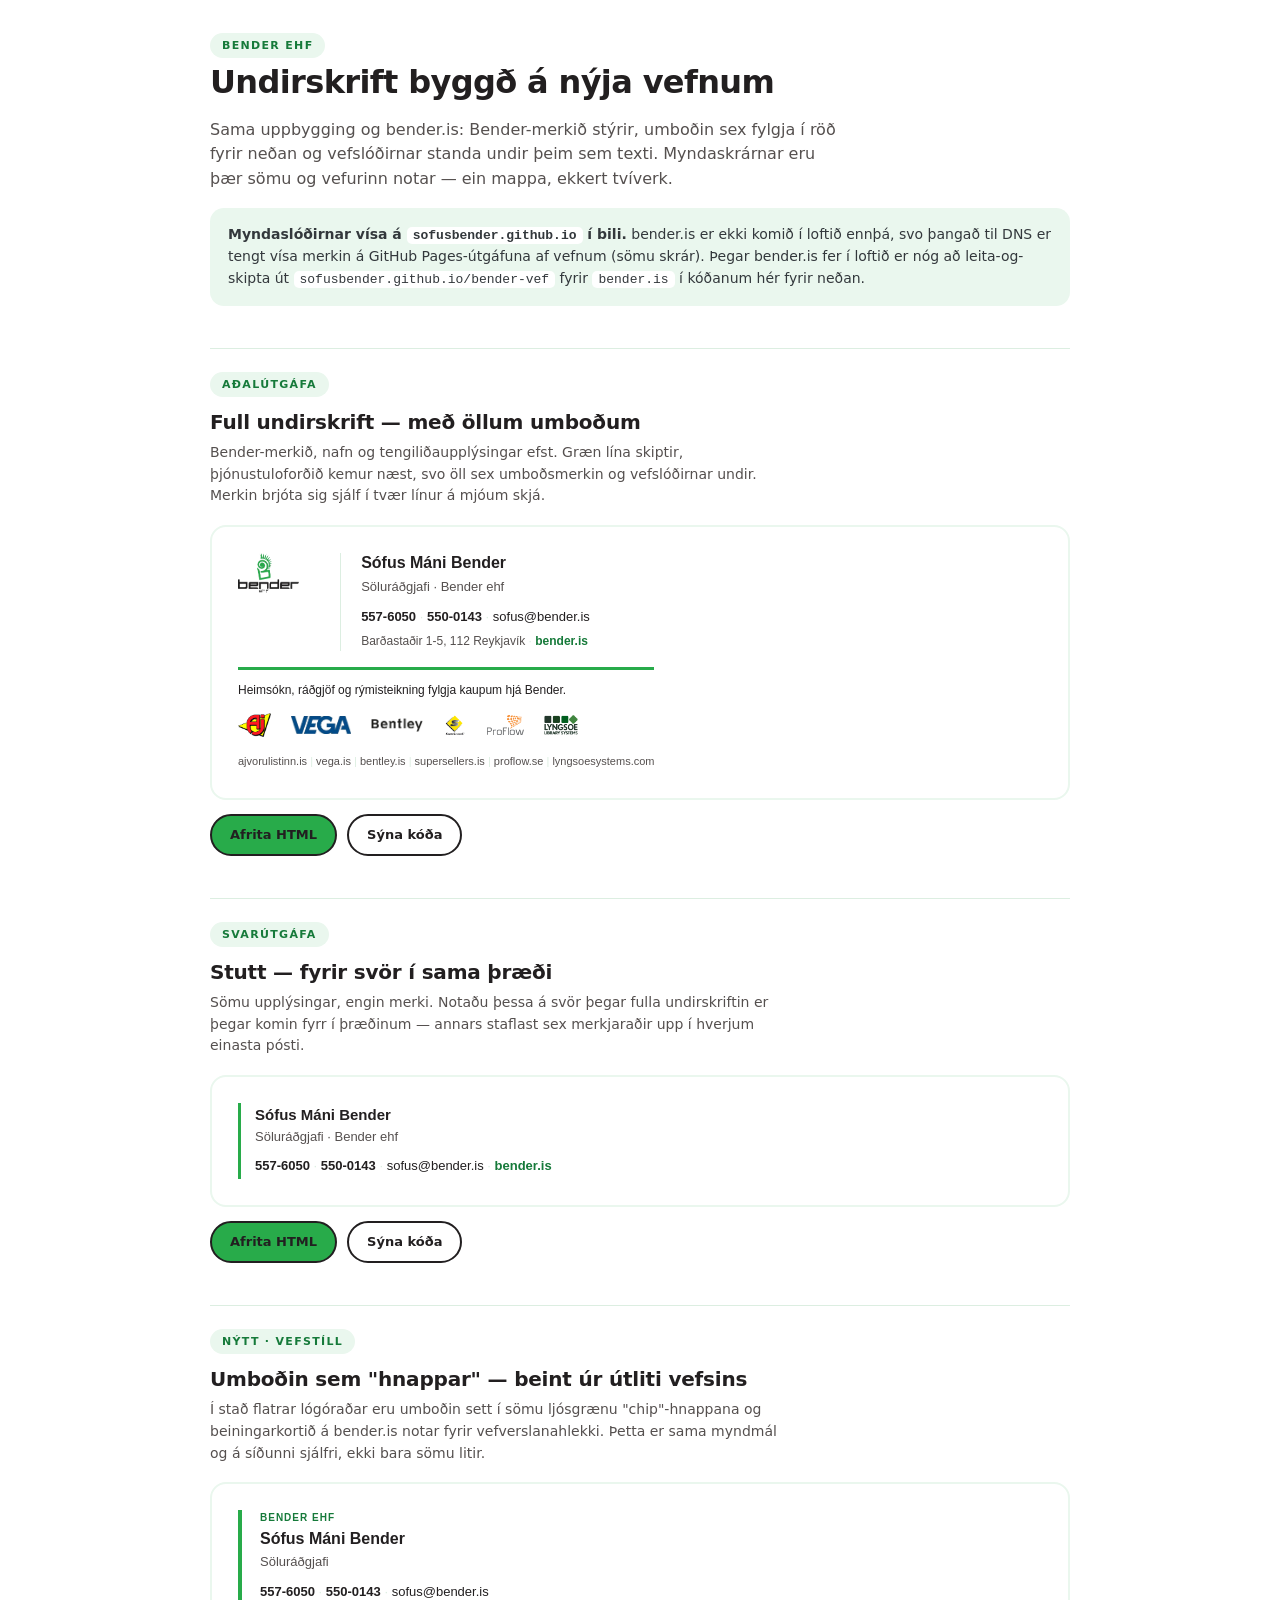
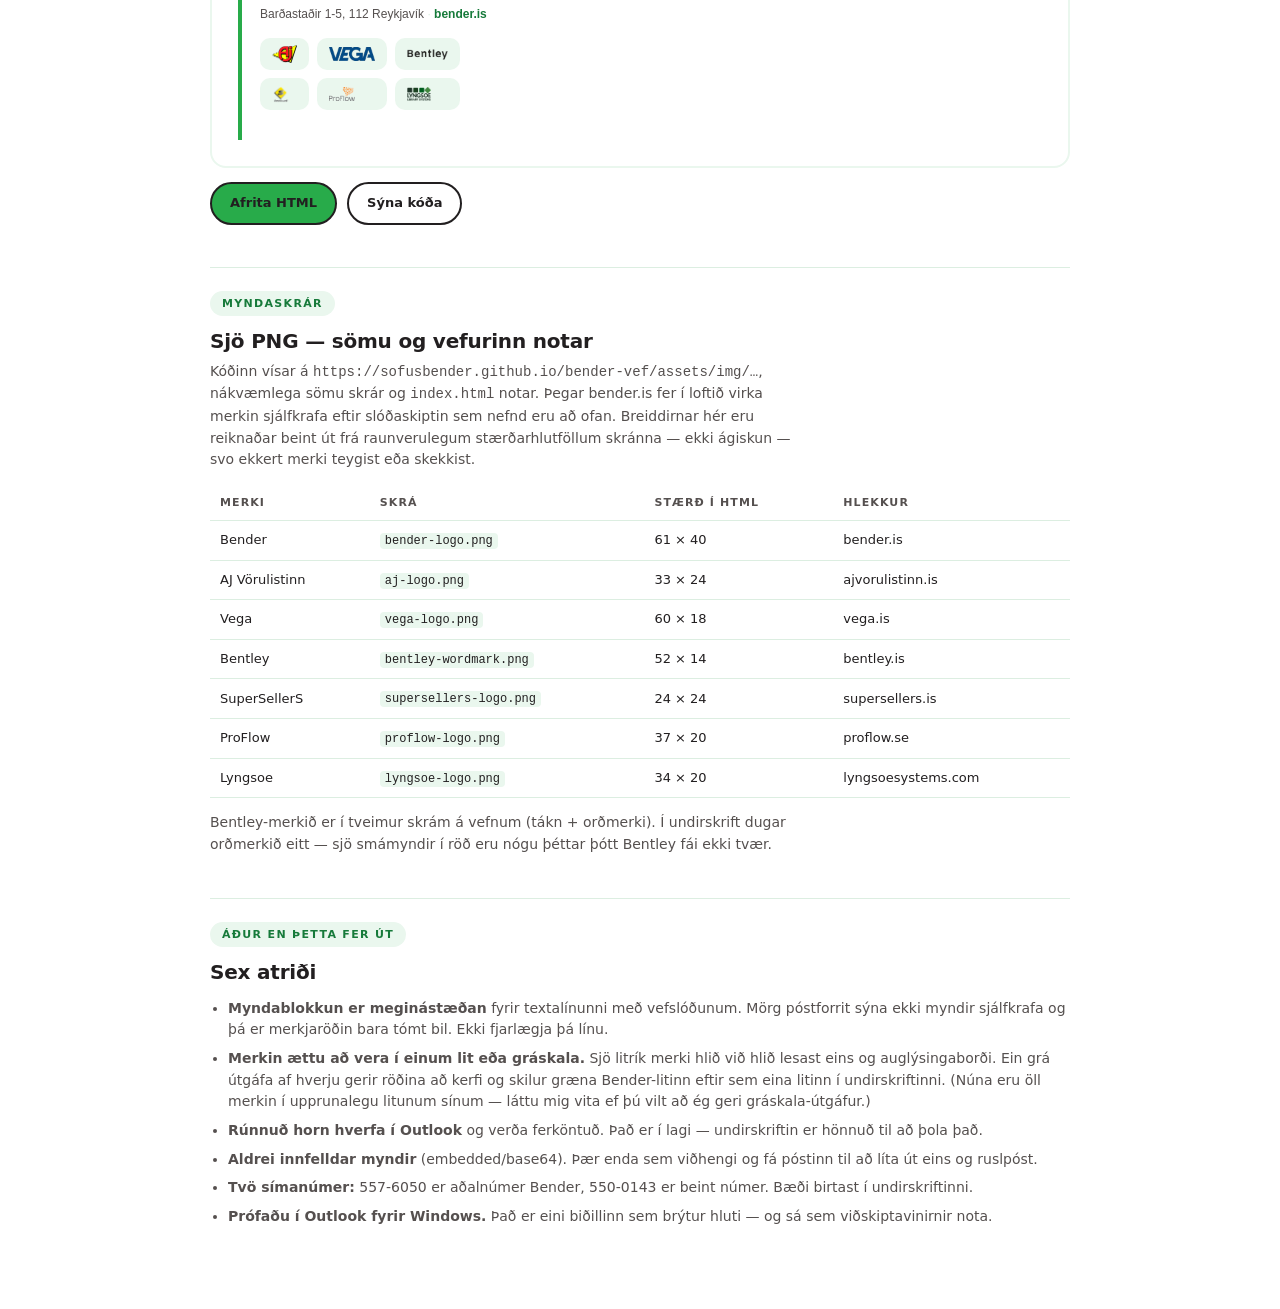
<file: netfangs-undirskrift/undirskrift-velja.html>
<!DOCTYPE html>
<html lang="is">
<head>
<meta charset="UTF-8">
<meta name="viewport" content="width=device-width, initial-scale=1">
<title>Bender ehf — undirskrift úr vefnum</title>
<style>
:root{
  --brand:#28AB4A; --brand-deep:#167A3A; --brand-light:#EAF7EE;
  --ink:#221F20; --ink-soft:#55504F; --rule:#DCEEE1;
}
*{box-sizing:border-box;margin:0;padding:0}
body{background:#fff;color:var(--ink);font-family:system-ui,-apple-system,"Segoe UI",sans-serif;line-height:1.55;padding:32px 18px 80px}
.wrap{max-width:860px;margin:0 auto}
h1{font-size:clamp(23px,4vw,32px);letter-spacing:-.02em;font-weight:800}
.sub{color:var(--ink-soft);margin-top:10px;max-width:62ch}
.tag{display:inline-block;font-size:11px;font-weight:700;letter-spacing:.12em;text-transform:uppercase;color:var(--brand-deep);background:var(--brand-light);border-radius:999px;padding:4px 12px}
section{margin-top:42px;border-top:1px solid var(--rule);padding-top:22px}
h2{font-size:20px;letter-spacing:-.01em;margin:10px 0 4px;font-weight:800}
.note{font-size:14px;color:var(--ink-soft);max-width:66ch}
.flag{background:var(--brand-light);border-radius:14px;padding:16px 18px;margin-top:16px;font-size:14px;color:#33383C}
.flag code{background:#fff;padding:1px 6px;border-radius:5px;font-size:13px}
.preview{background:#fff;border:2px solid var(--brand-light);border-radius:16px;padding:26px;margin-top:18px;overflow-x:auto}
.bar{display:flex;gap:10px;align-items:center;margin-top:14px;flex-wrap:wrap}
button{font:inherit;font-size:13px;font-weight:600;padding:9px 18px;border:2px solid var(--ink);border-radius:999px;background:var(--brand);color:var(--ink);cursor:pointer;transition:.15s}
button:hover{background:var(--ink);color:#fff}
button.ghost{background:transparent}
button.ghost:hover{background:var(--ink);color:#fff}
pre{display:none;background:var(--ink);color:#D7DBDE;padding:16px;border-radius:12px;overflow:auto;font-size:12px;line-height:1.5;margin-top:12px;max-height:380px}
pre.open{display:block}
.ok{font-size:13px;color:var(--brand-deep);font-weight:600}
ul{margin:10px 0 0 18px;font-size:14px;color:var(--ink-soft)}
li{margin-bottom:7px}
table.specs{border-collapse:collapse;margin-top:14px;font-size:13px;width:100%}
table.specs th,table.specs td{text-align:left;padding:9px 10px;border-bottom:1px solid var(--rule)}
table.specs th{font-size:11px;letter-spacing:.1em;text-transform:uppercase;color:var(--ink-soft);font-weight:700}
table.specs code{font-size:12px;background:var(--brand-light);padding:1px 5px;border-radius:4px}
:focus-visible{outline:3px solid var(--brand-deep);outline-offset:3px}
</style>
</head>
<body>
<div class="wrap">

<span class="tag">Bender ehf</span>
<h1>Undirskrift byggð á nýja vefnum</h1>
<p class="sub">Sama uppbygging og bender.is: Bender-merkið stýrir, umboðin sex fylgja í röð fyrir neðan og vefslóðirnar standa undir þeim sem texti. Myndaskrárnar eru þær sömu og vefurinn notar — ein mappa, ekkert tvíverk.</p>

<div class="flag">
  <strong>Myndaslóðirnar vísa á <code>sofusbender.github.io</code> í bili.</strong> bender.is er ekki komið í loftið ennþá, svo þangað til DNS er tengt vísa merkin á GitHub Pages-útgáfuna af vefnum (sömu skrár). Þegar bender.is fer í loftið er nóg að leita-og-skipta út <code>sofusbender.github.io/bender-vef</code> fyrir <code>bender.is</code> í kóðanum hér fyrir neðan.
</div>

<!-- ══════════ FULL ══════════ -->
<section>
  <span class="tag">Aðalútgáfa</span>
  <h2>Full undirskrift — með öllum umboðum</h2>
  <p class="note">Bender-merkið, nafn og tengiliðaupplýsingar efst. Græn lína skiptir, þjónustuloforðið kemur næst, svo öll sex umboðsmerkin og vefslóðirnar undir. Merkin brjóta sig sjálf í tvær línur á mjóum skjá.</p>
  <div class="preview" id="prev-full"></div>
  <div class="bar">
    <button data-copy="sig-full">Afrita HTML</button>
    <button class="ghost" data-toggle="code-full">Sýna kóða</button>
    <span class="ok" id="ok-full"></span>
  </div>
  <pre id="code-full"></pre>
</section>

<!-- ══════════ SVAR ══════════ -->
<section>
  <span class="tag">Svarútgáfa</span>
  <h2>Stutt — fyrir svör í sama þræði</h2>
  <p class="note">Sömu upplýsingar, engin merki. Notaðu þessa á svör þegar fulla undirskriftin er þegar komin fyrr í þræðinum — annars staflast sex merkjaraðir upp í hverjum einasta pósti.</p>
  <div class="preview" id="prev-stutt"></div>
  <div class="bar">
    <button data-copy="sig-stutt">Afrita HTML</button>
    <button class="ghost" data-toggle="code-stutt">Sýna kóða</button>
    <span class="ok" id="ok-stutt"></span>
  </div>
  <pre id="code-stutt"></pre>
</section>

<!-- ══════════ VEFSTÍLL ══════════ -->
<section>
  <span class="tag">Nýtt · Vefstíll</span>
  <h2>Umboðin sem "hnappar" — beint úr útliti vefsins</h2>
  <p class="note">Í stað flatrar lógóraðar eru umboðin sett í sömu ljósgrænu "chip"-hnappana og beiningarkortið á bender.is notar fyrir vefverslanahlekki. Þetta er sama myndmál og á síðunni sjálfri, ekki bara sömu litir.</p>
  <div class="preview" id="prev-web"></div>
  <div class="bar">
    <button data-copy="sig-web">Afrita HTML</button>
    <button class="ghost" data-toggle="code-web">Sýna kóða</button>
    <span class="ok" id="ok-web"></span>
  </div>
  <pre id="code-web"></pre>
</section>

<section>
  <span class="tag">Myndaskrár</span>
  <h2>Sjö PNG — sömu og vefurinn notar</h2>
  <p class="note">Kóðinn vísar á <code>https://sofusbender.github.io/bender-vef/assets/img/…</code>, nákvæmlega sömu skrár og <code>index.html</code> notar. Þegar bender.is fer í loftið virka merkin sjálfkrafa eftir slóðaskiptin sem nefnd eru að ofan. Breiddirnar hér eru reiknaðar beint út frá raunverulegum stærðarhlutföllum skránna — ekki ágiskun — svo ekkert merki teygist eða skekkist.</p>
  <table class="specs">
    <tr><th>Merki</th><th>Skrá</th><th>Stærð í HTML</th><th>Hlekkur</th></tr>
    <tr><td>Bender</td><td><code>bender-logo.png</code></td><td>61 × 40</td><td>bender.is</td></tr>
    <tr><td>AJ Vörulistinn</td><td><code>aj-logo.png</code></td><td>33 × 24</td><td>ajvorulistinn.is</td></tr>
    <tr><td>Vega</td><td><code>vega-logo.png</code></td><td>60 × 18</td><td>vega.is</td></tr>
    <tr><td>Bentley</td><td><code>bentley-wordmark.png</code></td><td>52 × 14</td><td>bentley.is</td></tr>
    <tr><td>SuperSellerS</td><td><code>supersellers-logo.png</code></td><td>24 × 24</td><td>supersellers.is</td></tr>
    <tr><td>ProFlow</td><td><code>proflow-logo.png</code></td><td>37 × 20</td><td>proflow.se</td></tr>
    <tr><td>Lyngsoe</td><td><code>lyngsoe-logo.png</code></td><td>34 × 20</td><td>lyngsoesystems.com</td></tr>
  </table>
  <p class="note" style="margin-top:14px">Bentley-merkið er í tveimur skrám á vefnum (tákn + orðmerki). Í undirskrift dugar orðmerkið eitt — sjö smámyndir í röð eru nógu þéttar þótt Bentley fái ekki tvær.</p>
</section>

<section>
  <span class="tag">Áður en þetta fer út</span>
  <h2>Sex atriði</h2>
  <ul>
    <li><strong>Myndablokkun er meginástæðan</strong> fyrir textalínunni með vefslóðunum. Mörg póstforrit sýna ekki myndir sjálfkrafa og þá er merkjaröðin bara tómt bil. Ekki fjarlægja þá línu.</li>
    <li><strong>Merkin ættu að vera í einum lit eða gráskala.</strong> Sjö litrík merki hlið við hlið lesast eins og auglýsingaborði. Ein grá útgáfa af hverju gerir röðina að kerfi og skilur græna Bender-litinn eftir sem eina litinn í undirskriftinni. (Núna eru öll merkin í upprunalegu litunum sínum — láttu mig vita ef þú vilt að ég geri gráskala-útgáfur.)</li>
    <li><strong>Rúnnuð horn hverfa í Outlook</strong> og verða ferköntuð. Það er í lagi — undirskriftin er hönnuð til að þola það.</li>
    <li><strong>Aldrei innfelldar myndir</strong> (embedded/base64). Þær enda sem viðhengi og fá póstinn til að líta út eins og ruslpóst.</li>
    <li><strong>Tvö símanúmer:</strong> 557-6050 er aðalnúmer Bender, 550-0143 er beint númer. Bæði birtast í undirskriftinni.</li>
    <li><strong>Prófaðu í Outlook fyrir Windows.</strong> Það er eini biðillinn sem brýtur hluti — og sá sem viðskiptavinirnir nota.</li>
  </ul>
</section>

</div>

<!-- ═══════ hráar undirskriftir ═══════ -->
<script type="text/plain" id="sig-full">
<table role="presentation" cellpadding="0" cellspacing="0" border="0" style="border-collapse:collapse;font-family:Arial,Helvetica,sans-serif;max-width:560px;">
  <tr>
    <td valign="top" style="padding:0 20px 0 0;">
      <a href="https://sofusbender.github.io/bender-vef/"><img src="https://sofusbender.github.io/bender-vef/assets/img/bender-logo.png" width="61" height="40" alt="Bender ehf" style="display:block;border:0;width:61px;height:40px;"></a>
    </td>
    <td valign="top" style="border-left:1px solid #DCEEE1;padding:0 0 0 20px;">
      <div style="font-size:16px;font-weight:bold;color:#221F20;line-height:1.3;">Sófus Máni Bender</div>
      <div style="font-size:13px;color:#55504F;line-height:1.5;padding-top:3px;">Söluráðgjafi &#183; Bender ehf</div>
      <div style="font-size:13px;color:#221F20;line-height:1.7;padding-top:10px;">
        <a href="tel:5576050" style="color:#221F20;text-decoration:none;font-weight:bold;">557-6050</a>
        <span style="color:#DCEEE1;">&#183;</span>
        <a href="tel:5500143" style="color:#221F20;text-decoration:none;font-weight:bold;">550-0143</a>
        <span style="color:#DCEEE1;">&#183;</span>
        <a href="mailto:sofus@bender.is" style="color:#221F20;text-decoration:none;">sofus@bender.is</a>
      </div>
      <div style="font-size:12px;color:#55504F;line-height:1.6;padding-top:3px;">
        Barðastaðir 1-5, 112 Reykjavík
        <span style="color:#DCEEE1;">&#183;</span>
        <a href="https://sofusbender.github.io/bender-vef/" style="color:#167A3A;text-decoration:none;font-weight:bold;">bender.is</a>
      </div>
    </td>
  </tr>
  <tr>
    <td colspan="2" style="padding:16px 0 0 0;">
      <div style="border-top:3px solid #28AB4A;font-size:0;line-height:0;">&nbsp;</div>
      <div style="font-family:Arial,Helvetica,sans-serif;font-size:12px;color:#221F20;line-height:1.6;padding-top:11px;">
        Heimsókn, ráðgjöf og rýmisteikning fylgja kaupum hjá Bender.
      </div>
      <div style="padding-top:13px;">
        <a href="https://ajvorulistinn.is"><img src="https://sofusbender.github.io/bender-vef/assets/img/aj-logo.png" width="33" height="24" alt="AJ Vörulistinn" style="border:0;width:33px;height:24px;vertical-align:middle;margin:0 20px 10px 0;"></a><a href="https://vega.is"><img src="https://sofusbender.github.io/bender-vef/assets/img/vega-logo.png" width="60" height="18" alt="Vega" style="border:0;width:60px;height:18px;vertical-align:middle;margin:0 20px 10px 0;"></a><a href="https://bentley.is"><img src="https://sofusbender.github.io/bender-vef/assets/img/bentley-wordmark.png" width="52" height="14" alt="Bentley" style="border:0;width:52px;height:14px;vertical-align:middle;margin:0 20px 10px 0;"></a><a href="https://supersellers.is"><img src="https://sofusbender.github.io/bender-vef/assets/img/supersellers-logo.png" width="24" height="24" alt="SuperSellerS" style="border:0;width:24px;height:24px;vertical-align:middle;margin:0 20px 10px 0;"></a><a href="https://proflow.se"><img src="https://sofusbender.github.io/bender-vef/assets/img/proflow-logo.png" width="37" height="20" alt="ProFlow" style="border:0;width:37px;height:20px;vertical-align:middle;margin:0 20px 10px 0;"></a><a href="https://lyngsoesystems.com/library"><img src="https://sofusbender.github.io/bender-vef/assets/img/lyngsoe-logo.png" width="34" height="20" alt="Lyngsoe Library Systems" style="border:0;width:34px;height:20px;vertical-align:middle;margin:0 0 10px 0;"></a>
      </div>
      <div style="font-family:Arial,Helvetica,sans-serif;font-size:11px;color:#55504F;line-height:1.9;padding-top:4px;">
        <a href="https://ajvorulistinn.is" style="color:#55504F;text-decoration:none;">ajvorulistinn.is</a>
        <span style="color:#DCEEE1;">&#124;</span>
        <a href="https://vega.is" style="color:#55504F;text-decoration:none;">vega.is</a>
        <span style="color:#DCEEE1;">&#124;</span>
        <a href="https://bentley.is" style="color:#55504F;text-decoration:none;">bentley.is</a>
        <span style="color:#DCEEE1;">&#124;</span>
        <a href="https://supersellers.is" style="color:#55504F;text-decoration:none;">supersellers.is</a>
        <span style="color:#DCEEE1;">&#124;</span>
        <a href="https://proflow.se" style="color:#55504F;text-decoration:none;">proflow.se</a>
        <span style="color:#DCEEE1;">&#124;</span>
        <a href="https://lyngsoesystems.com/library" style="color:#55504F;text-decoration:none;">lyngsoesystems.com</a>
      </div>
    </td>
  </tr>
</table>
</script>

<script type="text/plain" id="sig-stutt">
<table role="presentation" cellpadding="0" cellspacing="0" border="0" style="border-collapse:collapse;font-family:Arial,Helvetica,sans-serif;">
  <tr>
    <td style="border-left:3px solid #28AB4A;padding:2px 0 2px 14px;">
      <div style="font-size:15px;font-weight:bold;color:#221F20;line-height:1.3;">Sófus Máni Bender</div>
      <div style="font-size:13px;color:#55504F;line-height:1.5;padding-top:2px;">Söluráðgjafi &#183; Bender ehf</div>
      <div style="font-size:13px;color:#221F20;line-height:1.7;padding-top:9px;">
        <a href="tel:5576050" style="color:#221F20;text-decoration:none;font-weight:bold;">557-6050</a>
        <span style="color:#DCEEE1;">&#183;</span>
        <a href="tel:5500143" style="color:#221F20;text-decoration:none;font-weight:bold;">550-0143</a>
        <span style="color:#DCEEE1;">&#183;</span>
        <a href="mailto:sofus@bender.is" style="color:#221F20;text-decoration:none;">sofus@bender.is</a>
        <span style="color:#DCEEE1;">&#183;</span>
        <a href="https://sofusbender.github.io/bender-vef/" style="color:#167A3A;text-decoration:none;font-weight:bold;">bender.is</a>
      </div>
    </td>
  </tr>
</table>
</script>

<script type="text/plain" id="sig-web">
<table role="presentation" cellpadding="0" cellspacing="0" border="0" style="border-collapse:collapse;font-family:Arial,Helvetica,sans-serif;max-width:520px;">
  <tr>
    <td valign="top" style="padding:0 18px 0 0;">
      <img src="https://sofusbender.github.io/bender-vef/assets/img/sig-bar-green.png" width="4" height="230" alt="" style="display:block;border:0;width:4px;height:230px;">
    </td>
    <td valign="top">
      <div style="font-size:10px;font-weight:bold;letter-spacing:1px;text-transform:uppercase;color:#167A3A;padding-bottom:3px;">Bender ehf</div>
      <div style="font-size:16px;font-weight:bold;color:#221F20;line-height:1.3;">Sófus Máni Bender</div>
      <div style="font-size:13px;color:#55504F;line-height:1.5;padding-top:2px;">Söluráðgjafi</div>
      <div style="font-size:13px;color:#221F20;line-height:1.7;padding-top:10px;">
        <a href="tel:5576050" style="color:#221F20;text-decoration:none;font-weight:bold;">557-6050</a>
        <span style="color:#DCEEE1;">&#183;</span>
        <a href="tel:5500143" style="color:#221F20;text-decoration:none;font-weight:bold;">550-0143</a>
        <span style="color:#DCEEE1;">&#183;</span>
        <a href="mailto:sofus@bender.is" style="color:#221F20;text-decoration:none;">sofus@bender.is</a>
      </div>
      <div style="font-size:12px;color:#55504F;line-height:1.6;padding-top:2px;">
        Barðastaðir 1-5, 112 Reykjavík
        <span style="color:#DCEEE1;">&#183;</span>
        <a href="https://sofusbender.github.io/bender-vef/" style="color:#167A3A;text-decoration:none;font-weight:bold;">bender.is</a>
      </div>

      <!-- Umboðin sem chip-hnappar, sama stíll og beiningarkortið á vefnum -->
      <table role="presentation" cellpadding="0" cellspacing="0" border="0" style="margin-top:14px;">
        <tr>
          <td bgcolor="#EAF7EE" style="background-color:#EAF7EE;border-radius:10px;padding:7px 12px;">
            <a href="https://ajvorulistinn.is"><img src="https://sofusbender.github.io/bender-vef/assets/img/aj-logo.png" width="25" height="18" alt="AJ Vörulistinn" style="display:block;border:0;width:25px;height:18px;"></a>
          </td>
          <td style="font-size:0;line-height:0;width:8px;">&nbsp;</td>
          <td bgcolor="#EAF7EE" style="background-color:#EAF7EE;border-radius:10px;padding:9px 12px;">
            <a href="https://vega.is"><img src="https://sofusbender.github.io/bender-vef/assets/img/vega-logo.png" width="46" height="14" alt="Vega" style="display:block;border:0;width:46px;height:14px;"></a>
          </td>
          <td style="font-size:0;line-height:0;width:8px;">&nbsp;</td>
          <td bgcolor="#EAF7EE" style="background-color:#EAF7EE;border-radius:10px;padding:10px 12px;">
            <a href="https://bentley.is"><img src="https://sofusbender.github.io/bender-vef/assets/img/bentley-wordmark.png" width="41" height="11" alt="Bentley" style="display:block;border:0;width:41px;height:11px;"></a>
          </td>
        </tr>
        <tr><td colspan="5" style="font-size:0;line-height:0;height:8px;">&nbsp;</td></tr>
        <tr>
          <td bgcolor="#EAF7EE" style="background-color:#EAF7EE;border-radius:10px;padding:7px 12px;">
            <a href="https://supersellers.is"><img src="https://sofusbender.github.io/bender-vef/assets/img/supersellers-logo.png" width="18" height="18" alt="SuperSellerS" style="display:block;border:0;width:18px;height:18px;"></a>
          </td>
          <td style="font-size:0;line-height:0;width:8px;">&nbsp;</td>
          <td bgcolor="#EAF7EE" style="background-color:#EAF7EE;border-radius:10px;padding:9px 12px;">
            <a href="https://proflow.se"><img src="https://sofusbender.github.io/bender-vef/assets/img/proflow-logo.png" width="26" height="14" alt="ProFlow" style="display:block;border:0;width:26px;height:14px;"></a>
          </td>
          <td style="font-size:0;line-height:0;width:8px;">&nbsp;</td>
          <td bgcolor="#EAF7EE" style="background-color:#EAF7EE;border-radius:10px;padding:9px 12px;">
            <a href="https://lyngsoesystems.com/library"><img src="https://sofusbender.github.io/bender-vef/assets/img/lyngsoe-logo.png" width="24" height="14" alt="Lyngsoe Library Systems" style="display:block;border:0;width:24px;height:14px;"></a>
          </td>
        </tr>
      </table>
    </td>
  </tr>
</table>
</script>

<script>
(function(){
  [["sig-full","prev-full","code-full","ok-full"],["sig-stutt","prev-stutt","code-stutt","ok-stutt"],["sig-web","prev-web","code-web","ok-web"]].forEach(function(s){
    var raw = document.getElementById(s[0]).textContent.trim();
    document.getElementById(s[1]).innerHTML = raw;
    document.getElementById(s[2]).textContent = raw;
  });
  document.querySelectorAll("[data-copy]").forEach(function(btn){
    btn.addEventListener("click", function(){
      var key = btn.dataset.copy;
      var raw = document.getElementById(key).textContent.trim();
      var el  = document.getElementById("ok-" + key.replace("sig-",""));
      var done = function(){
        el.textContent = "Afritað — límdu í undirskriftarstillingar";
        setTimeout(function(){ el.textContent = ""; }, 2600);
      };
      var fallback = function(){
        var ta = document.createElement("textarea");
        ta.value = raw; document.body.appendChild(ta); ta.select();
        try{ document.execCommand("copy"); done(); }
        catch(e){ el.textContent = "Afritun mistókst — opnaðu kóðann"; }
        document.body.removeChild(ta);
      };
      if(navigator.clipboard && navigator.clipboard.writeText){
        navigator.clipboard.writeText(raw).then(done, fallback);
      } else { fallback(); }
    });
  });
  document.querySelectorAll("[data-toggle]").forEach(function(btn){
    btn.addEventListener("click", function(){
      var pre = document.getElementById(btn.dataset.toggle);
      pre.classList.toggle("open");
      btn.textContent = pre.classList.contains("open") ? "Fela kóða" : "Sýna kóða";
    });
  });
})();
</script>
</body>
</html>
</file>
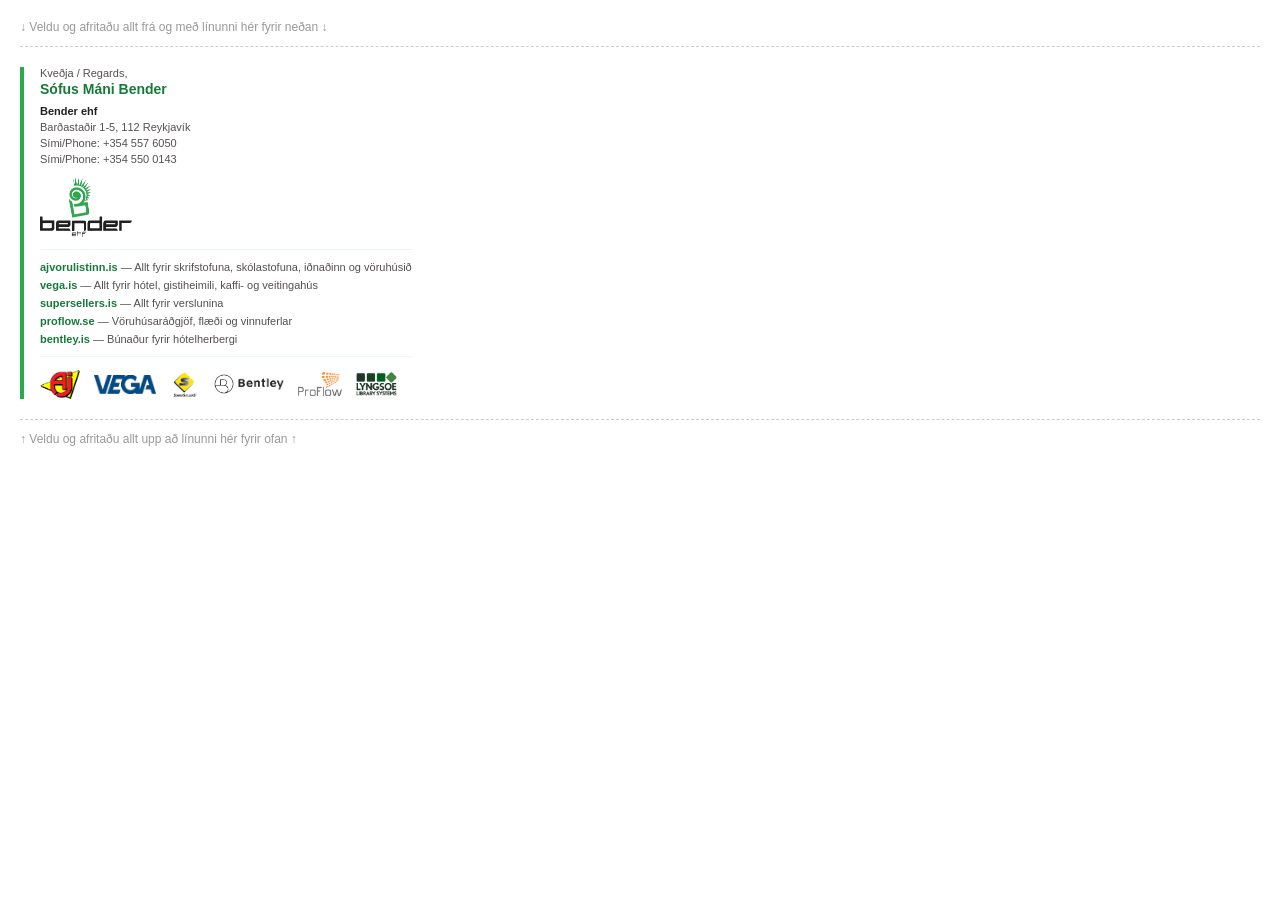
<file: netfangs-undirskrift/undirskrift.html>
<!DOCTYPE html>
<html lang="is">
<head>
<meta charset="UTF-8">
<title>Tölvupóstskveðja — Bender ehf</title>
</head>
<body style="margin:0; padding:20px; background:#ffffff; font-family:Arial, Helvetica, sans-serif;">

<!-- ================================================================
     LEIÐBEININGAR (EKKI HLUTI AF UNDIRSKRIFTINNI SJÁLFRI)
     Opnaðu þessa síðu í vafra, veldu allt innan brotalínunnar að neðan
     (smelltu rétt fyrir ofan "Kveðja" og dragðu niður fyrir lógóröðina),
     afritaðu (Ctrl+C) og límdu (Ctrl+V) inn í undirskriftarstillingar
     tölvupóstforritsins þíns (Outlook / Gmail / Apple Mail).
     ================================================================ -->
<p style="font-family:Arial, sans-serif; font-size:12px; color:#999999; margin:0 0 12px 0;">
  ↓ Veldu og afritaðu allt frá og með línunni hér fyrir neðan ↓
</p>
<hr style="border:none; border-top:1px dashed #cccccc; margin:0 0 20px 0;">

<!-- ================= UNDIRSKRIFT BYRJAR HÉR ================= -->
<table cellpadding="0" cellspacing="0" border="0" style="border-collapse:collapse; font-family:Arial, Helvetica, sans-serif; max-width:560px;">
  <tr>
    <!-- Grænn broddur sem MYND, ekki CSS-border/bakgrunnslitur — myndir lifa af líka í Outlook,
         öfugt við border/background-color sem Outlook hreinsar burt við líming -->
    <td valign="top" style="padding:0;">
      <img src="https://sofusbender.github.io/bender-vef/assets/img/sig-bar-green.png" alt="" width="4" height="332" style="display:block; border:0;">
    </td>
    <td width="16" style="font-size:1px; line-height:1px;">&nbsp;</td>
    <td>

      <table cellpadding="0" cellspacing="0" border="0" style="border-collapse:collapse;">
        <!-- Kveðja + nafn -->
        <tr>
          <td style="font-family:Arial, Helvetica, sans-serif; font-size:11px; color:#55504F; padding:0 0 2px 0;">
            Kveðja / Regards,
          </td>
        </tr>
        <tr>
          <td style="font-family:Arial, Helvetica, sans-serif; font-size:14px; font-weight:bold; color:#167A3A; padding:0 0 8px 0;">
            Sófus Máni Bender
          </td>
        </tr>

        <!-- Fyrirtækjaupplýsingar -->
        <tr>
          <td style="font-family:Arial, Helvetica, sans-serif; font-size:11px; color:#221F20; font-weight:bold; padding:0 0 2px 0;">
            Bender ehf
          </td>
        </tr>
        <tr>
          <td style="font-family:Arial, Helvetica, sans-serif; font-size:11px; color:#55504F; line-height:16px; padding:0 0 8px 0;">
            Barðastaðir 1-5, 112 Reykjavík<br>
            Sími/Phone: +354 557 6050<br>
            Sími/Phone: +354 550 0143
          </td>
        </tr>

        <!-- Bender lógó -->
        <tr>
          <td style="padding:2px 0 12px 0;">
            <img src="https://sofusbender.github.io/bender-vef/assets/img/bender-logo.png"
                 alt="Bender ehf" width="92" height="60" style="display:block; border:0;">
          </td>
        </tr>

        <!-- Hlekkir á vefverslanir -->
        <tr>
          <td style="font-family:Arial, Helvetica, sans-serif; font-size:11px; line-height:18px; color:#55504F; padding:0 0 12px 0; border-top:1px solid #EAF7EE; border-bottom:1px solid #EAF7EE; padding-top:8px; padding-bottom:8px;">
            <a href="https://www.ajvorulistinn.is?utm_source=email&utm_medium=signature" style="color:#167A3A; font-weight:bold; text-decoration:none;">ajvorulistinn.is</a> — Allt fyrir skrifstofuna, skólastofuna, iðnaðinn og vöruhúsið<br>
            <a href="https://www.vega.is?utm_source=email&utm_medium=signature" style="color:#167A3A; font-weight:bold; text-decoration:none;">vega.is</a> — Allt fyrir hótel, gistiheimili, kaffi- og veitingahús<br>
            <a href="https://www.supersellers.is?utm_source=email&utm_medium=signature" style="color:#167A3A; font-weight:bold; text-decoration:none;">supersellers.is</a> — Allt fyrir verslunina<br>
            <a href="https://www.proflow.se?utm_source=email&utm_medium=signature" style="color:#167A3A; font-weight:bold; text-decoration:none;">proflow.se</a> — Vöruhúsaráðgjöf, flæði og vinnuferlar<br>
            <a href="https://www.bentley.is?utm_source=email&utm_medium=signature" style="color:#167A3A; font-weight:bold; text-decoration:none;">bentley.is</a> — Búnaður fyrir hótelherbergi
          </td>
        </tr>

        <!-- Röð af vörumerkjalógóum -->
        <tr>
          <td style="padding:12px 0 0 0;">
            <table cellpadding="0" cellspacing="0" border="0">
              <tr>
                <td style="padding:0 14px 0 0;">
                  <img src="https://sofusbender.github.io/bender-vef/assets/img/aj-logo.png" alt="AJ Vörulistinn" width="40" height="29" style="display:block; border:0;">
                </td>
                <td style="padding:0 14px 0 0;">
                  <img src="https://sofusbender.github.io/bender-vef/assets/img/vega-logo.png" alt="Vega" width="62" height="19" style="display:block; border:0;">
                </td>
                <td style="padding:0 14px 0 0;">
                  <img src="https://sofusbender.github.io/bender-vef/assets/img/supersellers-logo.png" alt="SuperSellerS" width="30" height="30" style="display:block; border:0;">
                </td>
                <td style="padding:0 14px 0 0;">
                  <table cellpadding="0" cellspacing="0" border="0"><tr>
                    <td style="padding:0 4px 0 0;"><img src="https://sofusbender.github.io/bender-vef/assets/img/bentley-icon.png" alt="" width="20" height="20" style="display:block; border:0;"></td>
                    <td><img src="https://sofusbender.github.io/bender-vef/assets/img/bentley-wordmark.png" alt="Bentley" width="46" height="12" style="display:block; border:0;"></td>
                  </tr></table>
                </td>
                <td style="padding:0 14px 0 0;">
                  <img src="https://sofusbender.github.io/bender-vef/assets/img/proflow-logo.png" alt="ProFlow" width="44" height="24" style="display:block; border:0;">
                </td>
                <td style="padding:0;">
                  <img src="https://sofusbender.github.io/bender-vef/assets/img/lyngsoe-logo.png" alt="Lyngsoe Library Systems" width="41" height="24" style="display:block; border:0;">
                </td>
              </tr>
            </table>
          </td>
        </tr>
      </table>

    </td>
  </tr>
</table>
<!-- ================= UNDIRSKRIFT ENDAR HÉR ================= -->

<hr style="border:none; border-top:1px dashed #cccccc; margin:20px 0 0 0;">
<p style="font-family:Arial, sans-serif; font-size:12px; color:#999999; margin:12px 0 0 0;">
  ↑ Veldu og afritaðu allt upp að línunni hér fyrir ofan ↑
</p>

</body>
</html>
</file>
